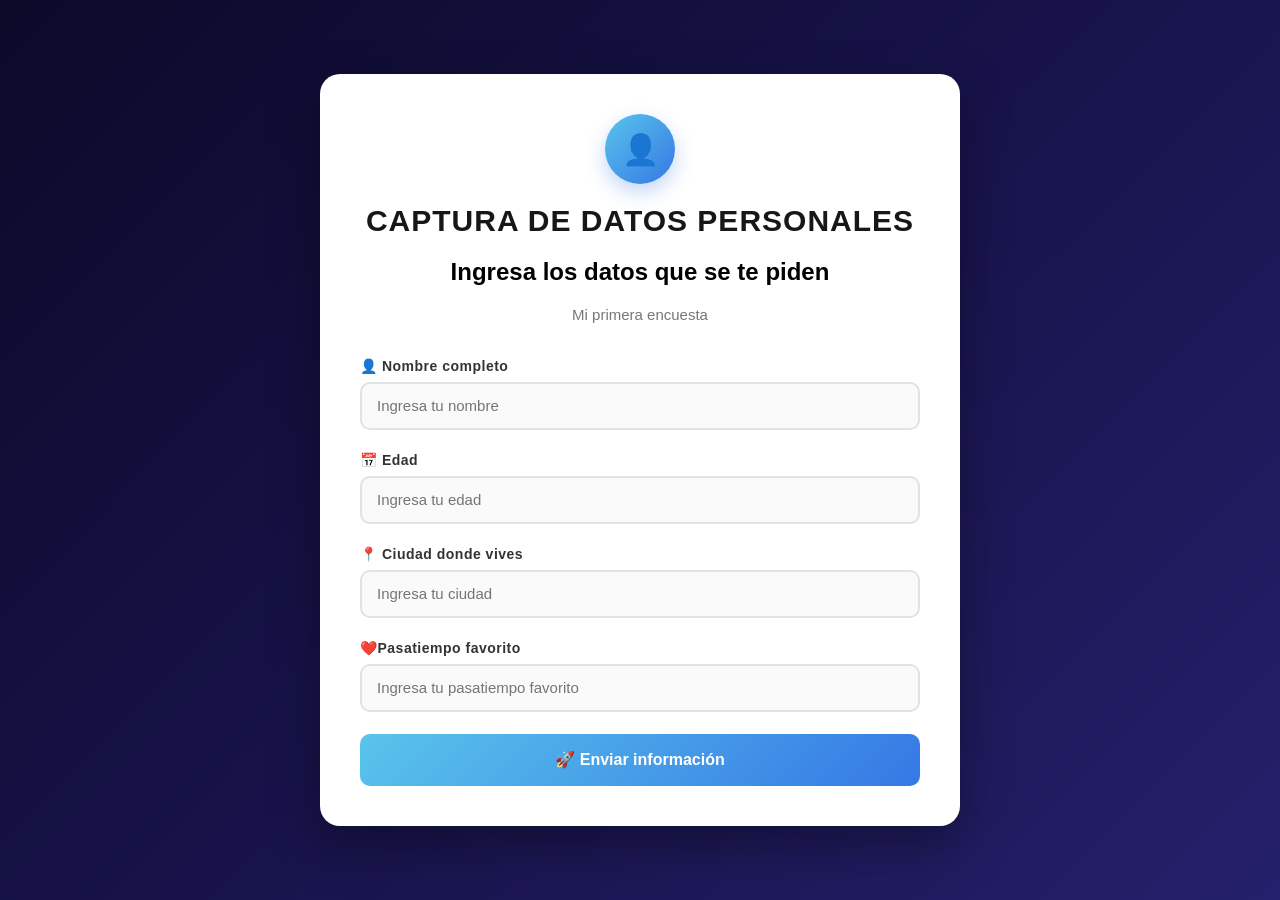
<file: index.html>
<!DOCTYPE html>
<html lang="es">
<head>
    <meta charset="UTF-8">
    <meta name="viewport" content="width=device-width, initial-scale=1.0">
    <link rel="stylesheet" href="./style.css">
    <title>Captura de datos</title>
</head>
<body>

    <main class="contenedor dive">
        <section class="tarjeta">
            <div class="encabezado">
                <div class="icono">&#128100;</div>
                <h1>Captura de datos personales</h1>
                <h2>Ingresa los datos que se te piden</h2>
                <p>Mi primera encuesta</p>
            </div>

            <form action="resultados.html" method="POST">
                
                <div class="campo">
                    <label for="nombre">&#128100; Nombre completo</label>
                    <input type="text" id="nombre" name="nombre" placeholder="Ingresa tu nombre" required>
                </div>

                <div class="campo">
                    <label for="edad">&#128197; Edad</label>
                    <input type="number" id="edad" name="edad" placeholder="Ingresa tu edad" min="1" max="120" required>
                </div>

                <div class="campo">
                    <label for="ciudad">&#128205; Ciudad donde vives</label>
                    <input type="text" id="ciudad" name="ciudad" placeholder="Ingresa tu ciudad" required>
                </div>

                 <div class="campo">
                    <label for="pasatiempo">&#10084;&#65039;Pasatiempo favorito</label>
                    <input type="text" id="pasatiempo" name="pasatiempo" placeholder="Ingresa tu pasatiempo favorito" required>
                </div>

                <button type="submit" class="boton-enviar">&#128640; Enviar información</button>
                
            </form>
        </section>
    </main>

</body>
</html>
</file>
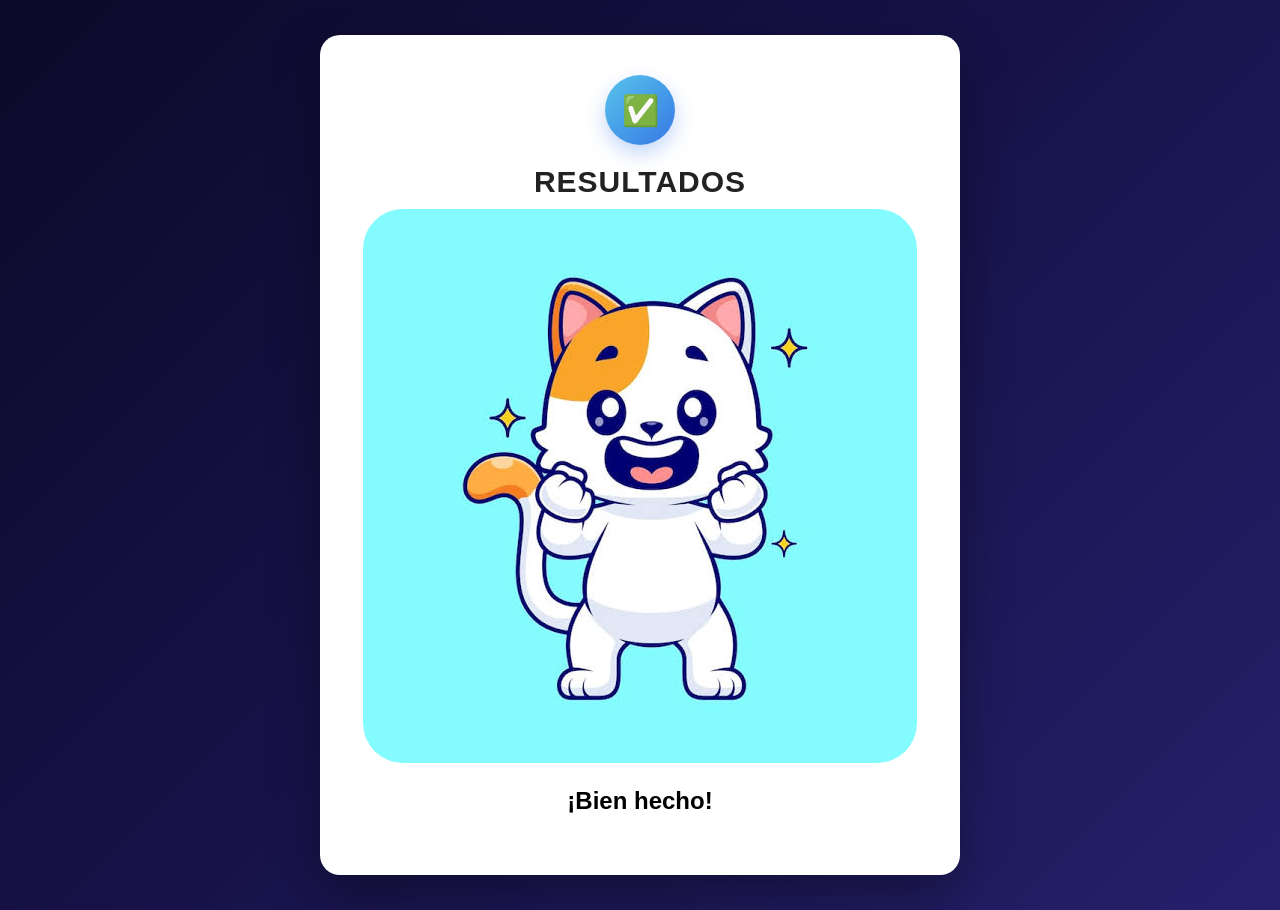
<file: resultados.html>
<!DOCTYPE html>
<html lang="es">
<head>
    <meta charset="UTF-8">
    <meta name="viewport" content="width=device-width, initial-scale=1.0">
    <link rel="stylesheet" href="./style.css">
    <title>Resultados de datos</title>
</head>
<body>

    <main class="contenedor dive2">
        <section class="tarjeta resultado">
            <div class="icono">&#9989;</div>

            <h1>Resultados</h1>
            <img src="Listo.jfif" alt="Imagen no disponioble" class="imagen-resultado">
            <h2>¡Bien hecho!</h2>

        </section>
    </main>

</body>
</html>
</file>
<file: style.css>
* {
    box-sizing: border-box;
}

body {
    margin: 0;
    min-height: 100vh;
    font-family: Arial, Helvetica, sans-serif;
    background: linear-gradient(135deg, #0c0929, #17134a, #25206b);
    display: flex;
    align-items: center;
    justify-content: center;
    padding: 30px;
}

.contenedor {
    width: 100%;
    max-width: 650px;
}

.dive, .dive2 {
    border: 5px solid transparent; 
    border-radius: 10px;
}

.tarjeta {
    background-color: #ffffff;
    border-radius: 20px;
    padding: 40px;
    box-shadow: 0 20px 50px rgba(0, 0, 0, 0.35);
    animation: aparecer 0.6s ease;
}

.encabezado {
    text-align: center;
    margin-bottom: 35px;
}

.icono {
    width: 70px;
    height: 70px;
    margin: 0 auto 20px;
    border-radius: 50%;
    background: linear-gradient(135deg, #59c4eb, #3578e5);
    display: flex;
    align-items: center;
    justify-content: center;
    color: white;
    font-size: 30px;
    box-shadow: 0 8px 20px rgba(53, 120, 229, 0.3);
}

h1 {
    margin: 0 0 10px;
    color: #171717;
    font-size: 30px;
    text-transform: uppercase;
    letter-spacing: 1px;
}

.encabezado p {
    margin: 0;
    color: #777;
    font-size: 15px;
}

.campo {
    margin-bottom: 22px;
}

.campo label {
    display: block;
    margin-bottom: 8px;
    color: #333;
    font-size: 14px;
    font-weight: bold;
    letter-spacing: 0.5px;
}

input {
    width: 100%;
    height: 48px;
    padding: 0 15px;
    border: 2px solid #e2e2e2;
    border-radius: 10px;
    background-color: #fafafa;
    color: #333;
    font-size: 15px;
    outline: none;
    transition: 0.3s;
}

input:focus {
    border-color: #59c4eb;
    background-color: #ffffff;
    box-shadow: 0 0 0 4px rgba(89, 196, 235, 0.15);
}

.boton-enviar, .boton-resultado {
    width: 100%;
    height: 52px;
    margin-top: 10px;
    border: none;
    border-radius: 10px;
    background: linear-gradient(135deg, #59c4eb, #3578e5);
    color: white;
    font-size: 16px;
    font-weight: bold;
    text-decoration: none;
    display: flex;
    align-items: center;
    justify-content: center;
    cursor: pointer;
    transition: 0.3s;
}

.boton-enviar:hover, .boton-resultado:hover {
    transform: translateY(-2px);
    box-shadow: 0 8px 20px rgba(53, 120, 229, 0.35);
}

.resultado {
    text-align: center;
}

.resultado h1 {
    color: #222;
}

.resultado p {
    color: #777;
    margin-bottom: 25px;
}

#popUpBox {
    width: 500px;
    overflow: hidden;
    background: #ffffff;
    border: 2px solid #3578e5;
    box-shadow: 0 20px 50px rgba(0, 0, 0, 0.5);
    border-radius: 15px;
    position: fixed; 
    top: 50%;
    left: 50%;
    transform: translate(-50%, -50%);
    z-index: 9999;
    padding: 30px;
    text-align: center;
    display: none; 
}

#popUpBox h2 {
    color: #17134a;
    margin-top: 0;
}

.icono-popup {
    font-size: 40px;
    margin-bottom: 15px;
}

@keyframes aparecer {
    from { opacity: 0; transform: translateY(20px); }
    to { opacity: 1; transform: translateY(0); }
}

@media (max-width: 600px) {
    #popUpBox { width: 90%; }
    .tarjeta { padding: 25px; }
    h1 { font-size: 23px; }
}

.imagen-resultado {
    border-radius: 40px;
}
</file>
